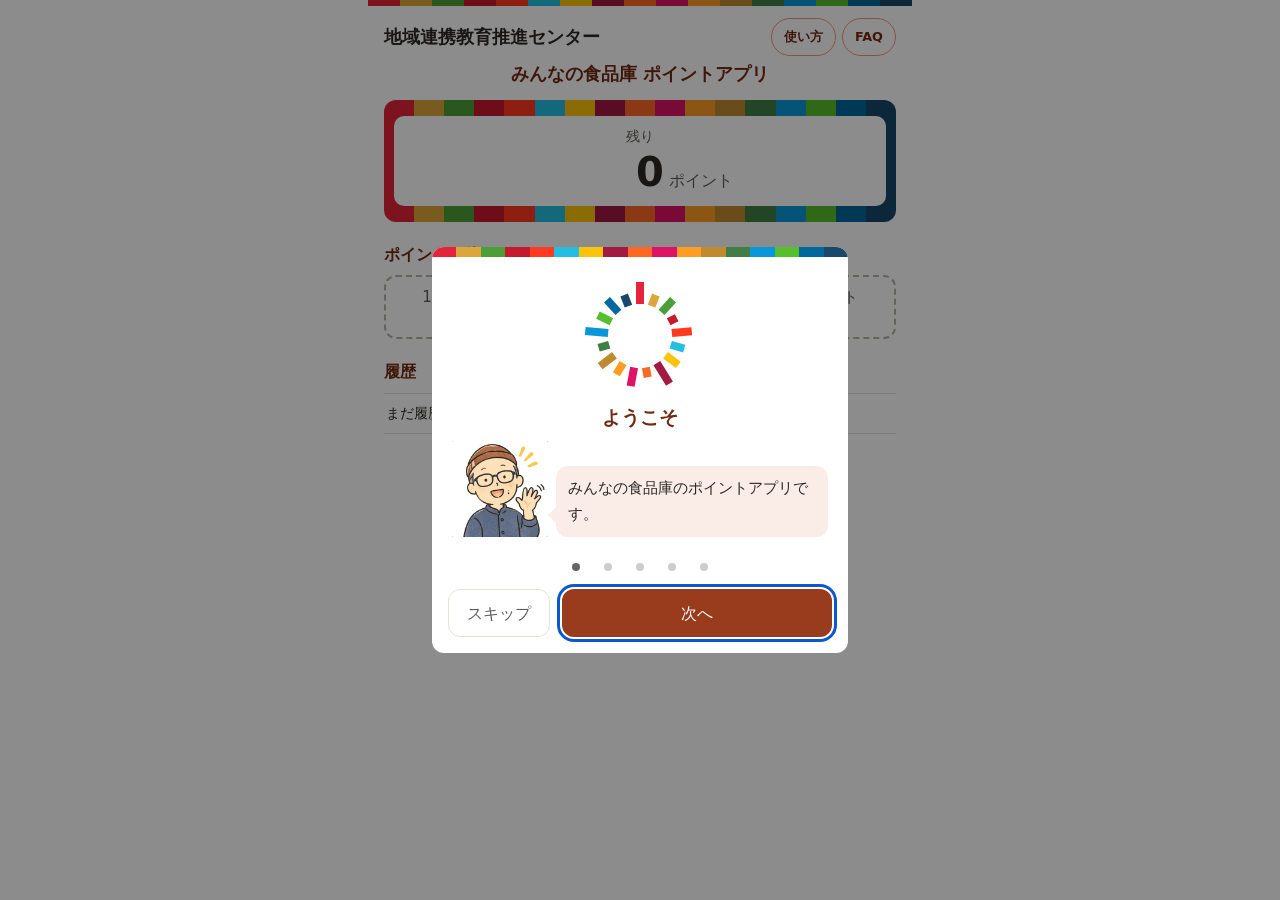
<file: index.html>
<!doctype html>
<html lang="ja">
<head>
  <meta charset="utf-8">
  <meta name="viewport" content="width=device-width, initial-scale=1">
  <title>みんなの食品庫 ポイントアプリ｜地域連携教育推進センター</title>
  <link rel="stylesheet" href="style.css">
</head>
<body>
  <!-- センター名を入れる（タスク21、ヒアリング⑦の 1-18-c） -->
  <!-- 一番上の段：左にセンター名、右に「使い方」と「FAQ」（下にあると見切れて気づきにくいため、生徒Kの希望） -->
  <div class="top-bar">
    <p class="org-name">地域連携教育推進センター</p>
    <nav class="top-links" aria-label="使い方とよくある質問">
      <button type="button" id="welcome-open" class="top-link">使い方</button>
      <a class="top-link" href="help.html">FAQ</a>
    </nav>
  </div>
  <h1>みんなの食品庫 ポイントアプリ</h1>

  <section class="balance-card" aria-labelledby="balance-heading">
    <div class="balance-inner">
      <h2 id="balance-heading">残り</h2>
      <p class="balance-line" aria-live="polite"><strong id="balance">0</strong> ポイント</p>
    </div>
  </section>

  <p id="message" role="status"></p>

  <section aria-labelledby="ranks-heading">
    <h2 id="ranks-heading">ポイントを使う</h2>
    <div id="ranks"></div>
  </section>

  <section aria-labelledby="history-heading">
    <h2 id="history-heading">履歴</h2>
    <ul id="history"></ul>
    <button type="button" id="history-toggle" hidden></button>
  </section>

  <footer class="credit">
    <p>制作：yass</p>
  </footer>

  <!-- 初めて開いたときだけ出す説明（ようこそ画面、タスク19）。左右のスワイプ、下の点、「次へ」で進む -->
  <div id="welcome" class="welcome" role="dialog" aria-modal="true" aria-labelledby="welcome-title" hidden>
    <div class="welcome-panel">
      <div class="welcome-stripe"></div>
      <div class="welcome-slides" id="welcome-slides">
        <section class="welcome-slide" aria-label="1枚目（5枚中）">
          <div class="welcome-art" aria-hidden="true">
            <!-- 17色の長方形を、まん中から外へ、長さをばらばらにして並べる（生徒Kの案。SDGs の公式マークとは違う形、D-41） -->
            <svg class="welcome-burst" viewBox="-60 -60 120 120" width="120" height="120">
              <rect x="-4" y="-54" width="8" height="22" fill="#E5243B" transform="rotate(0.00)"/>
              <rect x="-4" y="-44" width="8" height="12" fill="#DDA63A" transform="rotate(21.18)"/>
              <rect x="-4" y="-49" width="8" height="17" fill="#4C9F38" transform="rotate(42.35)"/>
              <rect x="-4" y="-41" width="8" height="9" fill="#C5192D" transform="rotate(63.53)"/>
              <rect x="-4" y="-52" width="8" height="20" fill="#FF3A21" transform="rotate(84.71)"/>
              <rect x="-4" y="-46" width="8" height="14" fill="#26BDE2" transform="rotate(105.88)"/>
              <rect x="-4" y="-48" width="8" height="16" fill="#FCC30B" transform="rotate(127.06)"/>
              <rect x="-4" y="-56" width="8" height="24" fill="#A21942" transform="rotate(148.24)"/>
              <rect x="-4" y="-42" width="8" height="10" fill="#FD6925" transform="rotate(169.41)"/>
              <rect x="-4" y="-51" width="8" height="19" fill="#DD1367" transform="rotate(190.59)"/>
              <rect x="-4" y="-45" width="8" height="13" fill="#FD9D24" transform="rotate(211.76)"/>
              <rect x="-4" y="-50" width="8" height="18" fill="#BF8B2E" transform="rotate(232.94)"/>
              <rect x="-4" y="-43" width="8" height="11" fill="#3F7E44" transform="rotate(254.12)"/>
              <rect x="-4" y="-55" width="8" height="23" fill="#0A97D9" transform="rotate(275.29)"/>
              <rect x="-4" y="-47" width="8" height="15" fill="#56C02B" transform="rotate(296.47)"/>
              <rect x="-4" y="-49" width="8" height="17" fill="#00689D" transform="rotate(317.65)"/>
              <rect x="-4" y="-44" width="8" height="12" fill="#19486A" transform="rotate(338.82)"/>
            </svg>
          </div>
          <h2 id="welcome-title">ようこそ</h2>
          <!-- 担当者Sの絵が、吹き出しで話しかける（タスク23、生徒Kが選んだ案C。絵は本人の了承の範囲で使う、D-40） -->
          <div class="welcome-talk">
            <img src="images/s-wave.png" alt="" class="welcome-chara" width="96" height="96">
            <p class="welcome-bubble">みんなの食品庫のポイントアプリです。</p>
          </div>
        </section>
        <!-- 2〜5枚目：使い方の4つの手順（FAQのページにあった「使い方」を、こちらに移した。生徒Kの希望） -->
        <section class="welcome-slide" aria-label="2枚目（5枚中）">
          <div class="welcome-art" aria-hidden="true">
            <svg viewBox="0 0 64 64" width="88" height="88">
              <rect x="6" y="6" width="18" height="18" rx="2" fill="none" stroke="#712B13" stroke-width="4"/>
              <rect x="40" y="6" width="18" height="18" rx="2" fill="none" stroke="#712B13" stroke-width="4"/>
              <rect x="6" y="40" width="18" height="18" rx="2" fill="none" stroke="#712B13" stroke-width="4"/>
              <rect x="12" y="12" width="6" height="6" fill="#712B13"/>
              <rect x="46" y="12" width="6" height="6" fill="#712B13"/>
              <rect x="12" y="46" width="6" height="6" fill="#712B13"/>
              <rect x="34" y="34" width="8" height="8" fill="#26BDE2"/>
              <rect x="46" y="38" width="8" height="8" fill="#4C9F38"/>
              <rect x="38" y="50" width="8" height="8" fill="#FCC30B"/>
              <rect x="50" y="50" width="8" height="8" fill="#E5243B"/>
            </svg>
          </div>
          <h2><span class="welcome-step">1</span>ポイントをもらう</h2>
          <p>食品庫に貼ってあるQRコードをカメラで読み込むと、<br>ポイントが加算されます。</p>
          <!-- 「いつも同じブラウザで」の文は外した（初回0になり困ることが減ったため。説明は FAQ「ポイントが消えることは？」にある。生徒K、2026-11-26） -->
        </section>
        <section class="welcome-slide" aria-label="3枚目（5枚中）">
          <div class="welcome-art" aria-hidden="true"><span class="welcome-sample-tag">100</span></div>
          <h2><span class="welcome-step">2</span>食品を選ぶ</h2>
          <p>食品庫の棚から、ほしい食品を選びます。棚には、交換に必要な点数が書いてあります。</p>
        </section>
        <section class="welcome-slide" aria-label="4枚目（5枚中）">
          <div class="welcome-art" aria-hidden="true"><span class="welcome-sample-button">100ポイント</span></div>
          <h2><span class="welcome-step">3</span>ポイントを使う</h2>
          <p>棚に書いてある点数と同じボタンを押します。「○ポイント使いました」と出たら、交換できています。</p>
        </section>
        <section class="welcome-slide" aria-label="5枚目（5枚中）">
          <div class="welcome-art" aria-hidden="true">
            <svg viewBox="0 0 64 64" width="88" height="88">
              <rect x="8" y="18" width="48" height="34" rx="6" fill="none" stroke="#712B13" stroke-width="4"/>
              <rect x="22" y="10" width="20" height="10" rx="3" fill="#712B13"/>
              <circle cx="32" cy="35" r="10" fill="none" stroke="#712B13" stroke-width="4"/>
              <circle cx="48" cy="26" r="3" fill="#FD6925"/>
            </svg>
          </div>
          <h2><span class="welcome-step">4</span>受け取りを記録する</h2>
          <p>受け取る食品と学生証を、パントリーにある iPad で撮影して記録します。</p>
        </section>
      </div>
      <div class="welcome-dots" id="welcome-dots">
        <button type="button" class="welcome-dot" aria-label="1枚目を見る"></button>
        <button type="button" class="welcome-dot" aria-label="2枚目を見る"></button>
        <button type="button" class="welcome-dot" aria-label="3枚目を見る"></button>
        <button type="button" class="welcome-dot" aria-label="4枚目を見る"></button>
        <button type="button" class="welcome-dot" aria-label="5枚目を見る"></button>
      </div>
      <div class="welcome-bar">
        <button type="button" id="welcome-skip" class="welcome-skip">スキップ</button>
        <button type="button" id="welcome-next" class="welcome-next">次へ</button>
      </div>
    </div>
  </div>

  <script src="rules.js"></script>
  <script src="app.js"></script>
</body>
</html>
</file>
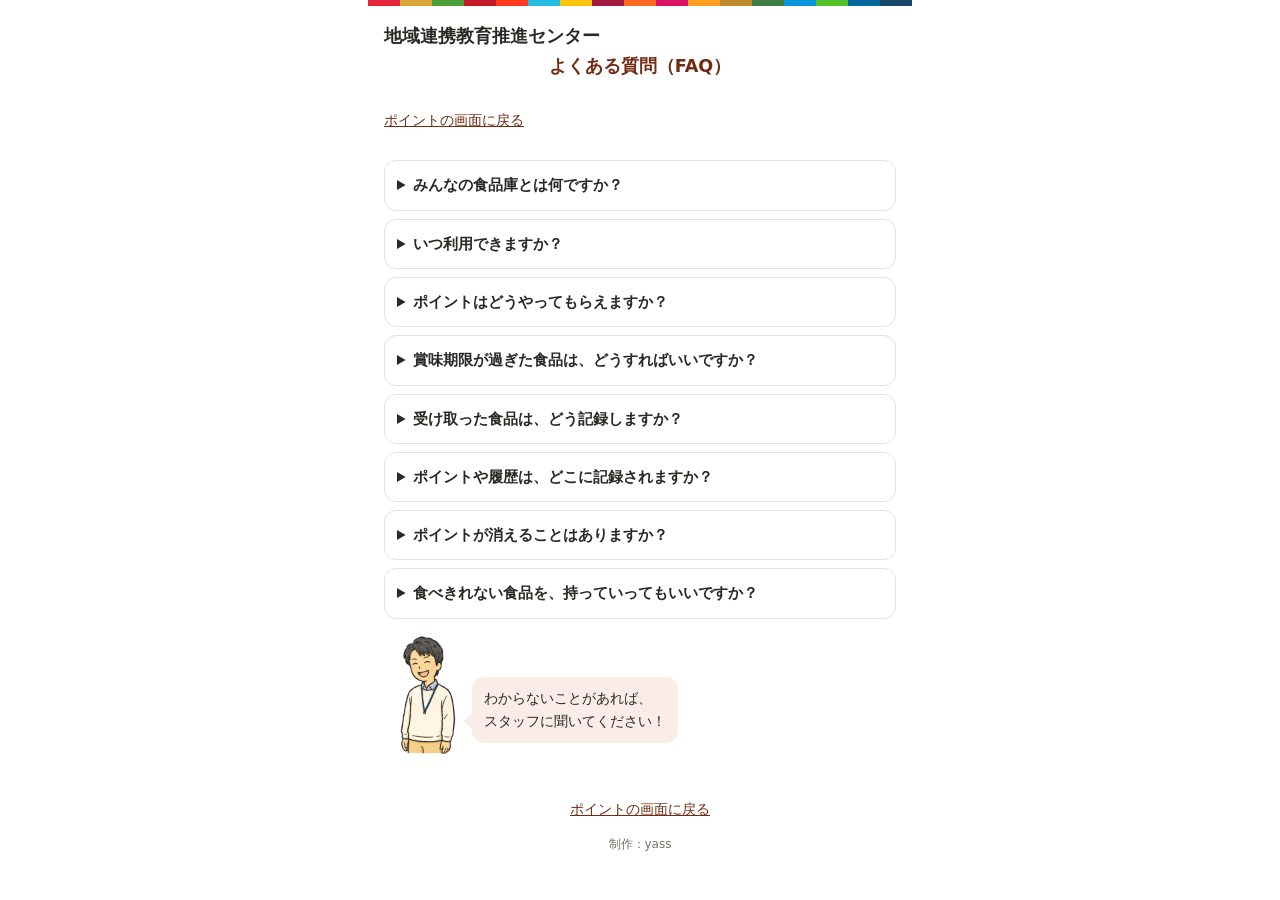
<file: help.html>
<!doctype html>
<html lang="ja">
<head>
  <meta charset="utf-8">
  <meta name="viewport" content="width=device-width, initial-scale=1">
  <title>よくある質問（FAQ）｜地域連携教育推進センター</title>
  <link rel="stylesheet" href="style.css">
  <!-- よくある質問のページ（タスク22、ヒアリング⑦の 1-18-c）。使い方の4つの手順は、ようこそ画面（index.html の「使い方」）に移した。
       答えの中身は Claude の下書き。担当者Sに確認してもらってから公開する。
       JavaScript は使わない（質問は押すと開く details 要素）。 -->
</head>
<body>
  <p class="org-name">地域連携教育推進センター</p>
  <h1>よくある質問（FAQ）</h1>

  <p><a class="back-link" href="index.html">ポイントの画面に戻る</a></p>

  <section aria-labelledby="faq-heading">
    <h2 id="faq-heading" class="sr-only">質問の一覧</h2>

    <!-- ヒアリング⑧（2026-11-26）で担当者Sが見て直した：名前は「みんなの食品庫」、「アプリを入れる必要は？」はいらない。
         営業時間はセンターのポスター（OPEN：月〜金 10:00〜16:00）と生徒Kから。 -->
    <details class="faq">
      <summary>みんなの食品庫とは何ですか？</summary>
      <p>食品ロスを減らす取り組みから始まった、食品の受け取り場所（フードパントリー）です。家庭などで余った食品を、必要な人に届けます。ポイントを利用して食品を受け取ることができます。</p>
    </details>

    <details class="faq">
      <summary>いつ利用できますか？</summary>
      <p>月曜〜金曜の 10:00〜16:00 です（地域連携教育推進室）。出張やお昼休みなどで、スタッフがいないときは利用できません。</p>
    </details>

    <details class="faq">
      <summary>ポイントはどうやってもらえますか？</summary>
      <p>以下の活動をするとポイントがもらえます。</p>
      <ul>
        <li>来所（みんなの食品庫に来る）：500ポイント</li>
        <li>期限が過ぎた食品をもらう：25ポイント</li>
      </ul>
      <p>活動に参加してもらえるポイントもありますが、今の活動は、みんなの食品庫に来ることだけです。ほかの活動が始まったら、ここでお知らせします。</p>
    </details>

    <details class="faq">
      <summary>賞味期限が過ぎた食品は、どうすればいいですか？</summary>
      <p>賞味期限が過ぎた食品は、ポイントを使わずにもらえて、もらうと逆に25ポイントがたまります。棚に貼ってある「25ポイント」のQRコードを読んでください。</p>
    </details>

    <!-- FAQ の直し その2（ヒアリング⑧）：写真で記録すること、同じブラウザで開くこと（特定のアプリ名は出さない、生徒K）、食品を持ってきてほしい呼びかけ（センターのポスターの言葉から） -->
    <details class="faq">
      <summary>受け取った食品は、どう記録しますか？</summary>
      <p>受け取る食品と学生証を、パントリーにある iPad で撮影して記録します。このアプリには、名前や学籍番号は記録しません。</p>
    </details>

    <details class="faq">
      <summary>ポイントや履歴は、どこに記録されますか？</summary>
      <p>このスマホのブラウザの中だけに記録されます。名前や学籍番号は記録しません。外部には何も送りません。</p>
    </details>

    <details class="faq">
      <summary>ポイントが消えることはありますか？</summary>
      <p>ポイントに期限はありません。ただし、ポイントは開いたブラウザごとに記録されます。ブラウザのデータを消したとき、いつもと違うブラウザで開いたとき、スマホを変えたときは、ポイントと履歴が引き継がれません。</p>
    </details>

    <details class="faq">
      <summary>食べきれない食品を、持っていってもいいですか？</summary>
      <p>つい買いすぎて期限が近い、頂き物で家では食べない、たくさん収穫できて食べきれない。そんな食品があったら、みんなの食品庫に持ってきてください。必要とする人に届けます。</p>
      <p>寄付には決まりがあります。詳しくは、地域連携教育推進室で聞いてください。</p>
    </details>

    <!-- 担当者Yの絵が、吹き出しで声かけをすすめる（タスク23、生徒Kが選んだ案B。絵は本人の了承の範囲で使う、D-40）。吹き出しの文は【仮】 -->
    <div class="welcome-talk chara-talk">
      <img src="images/y-smile.png" alt="" class="chara-y" width="80" height="120">
      <p class="welcome-bubble">わからないことがあれば、<br>スタッフに聞いてください！</p>
    </div>
  </section>

  <footer class="credit">
    <p><a class="back-link" href="index.html">ポイントの画面に戻る</a></p>
    <p>制作：yass</p>
  </footer>
</body>
</html>
</file>
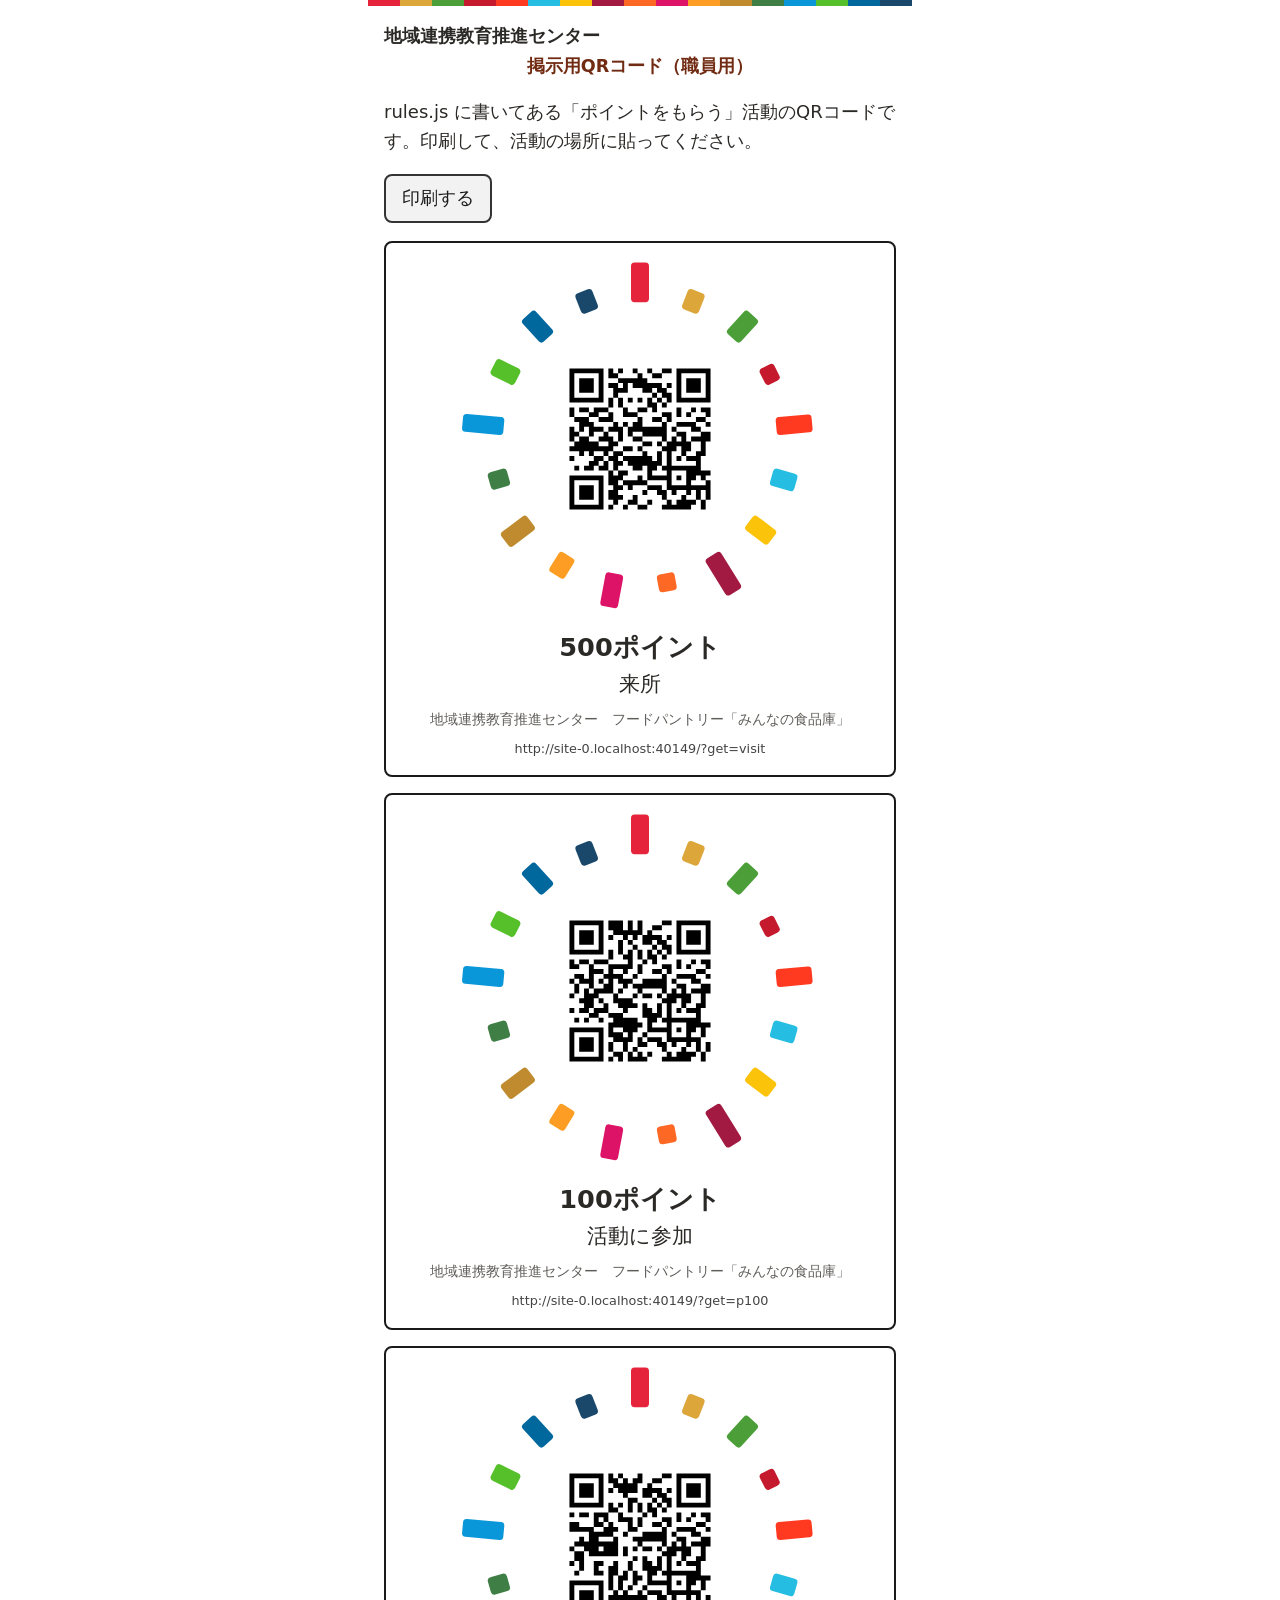
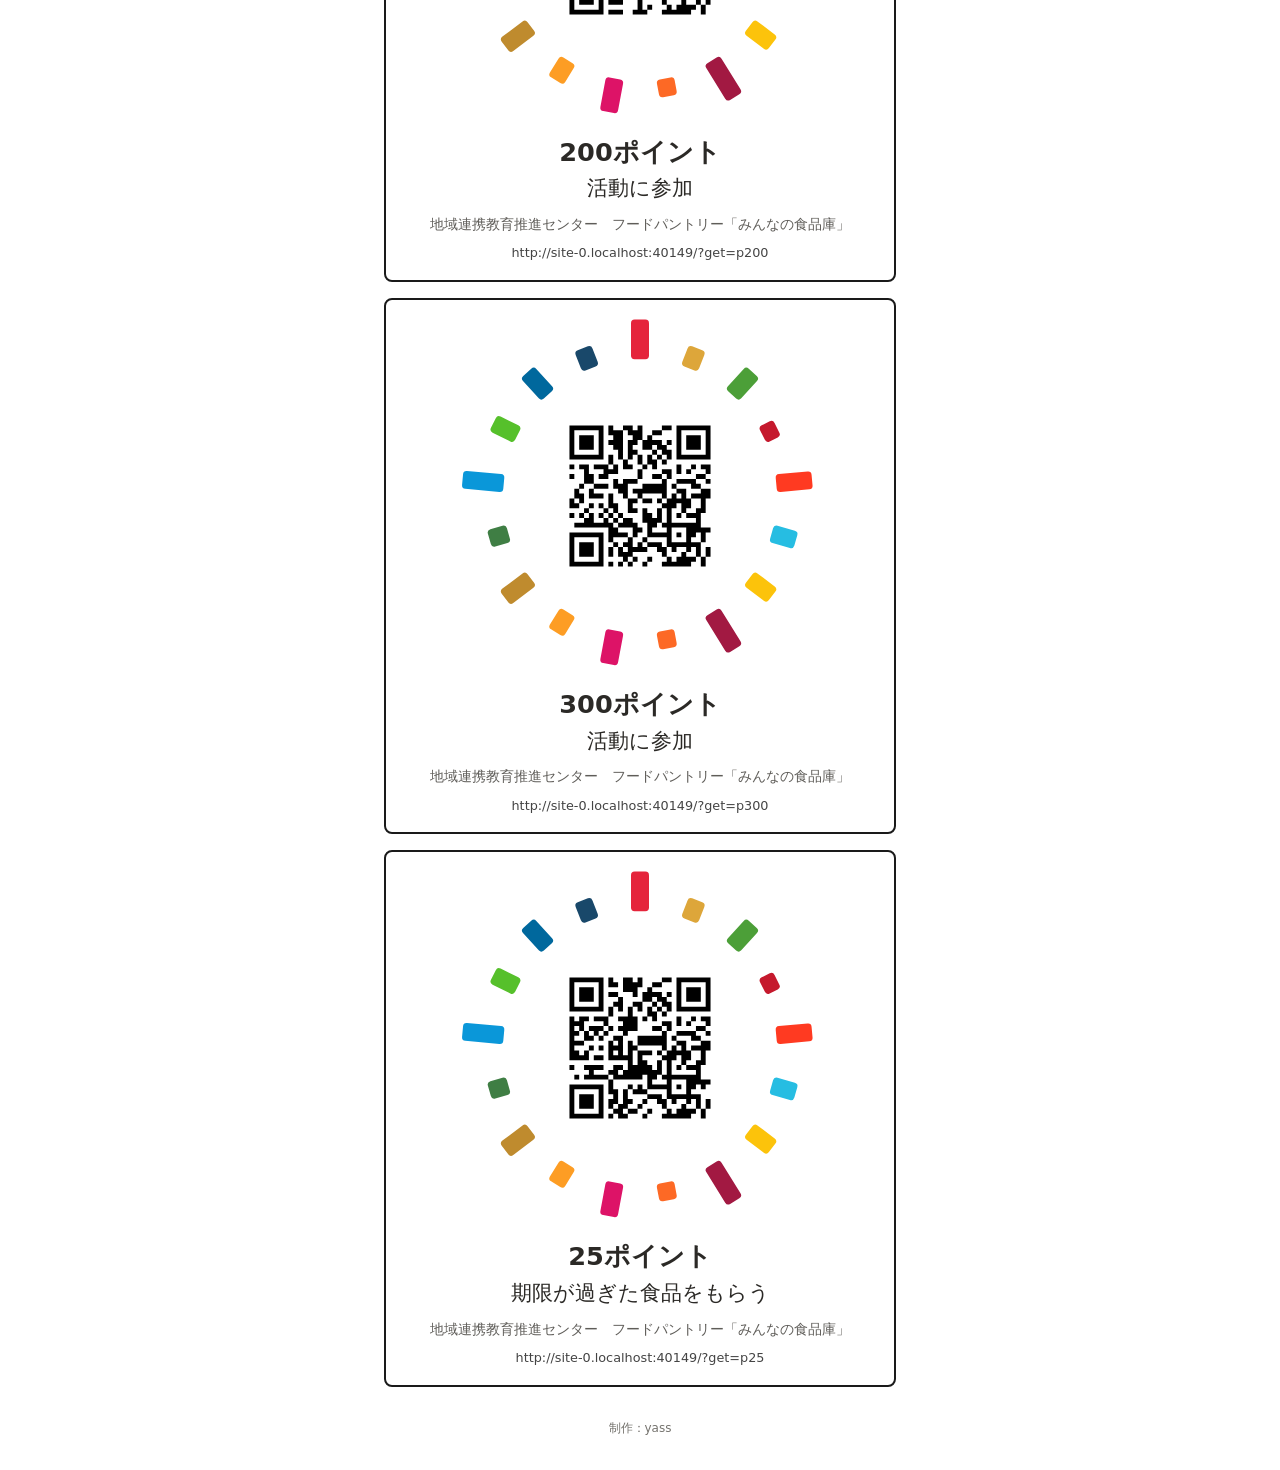
<file: qr.html>
<!doctype html>
<html lang="ja">
<head>
  <meta charset="utf-8">
  <meta name="viewport" content="width=device-width, initial-scale=1">
  <title>掲示用QRコード（職員用）｜地域連携教育推進センター</title>
  <link rel="stylesheet" href="style.css">
  <style>
    /* 掲示用QRコードのページだけで使う見た目（タスク12） */
    .qr-card {
      margin: 16px 0;
      padding: 16px;
      border: 2px solid #1a1a1a;
      border-radius: 8px;
      text-align: center;
    }
    /* QRのまわりの17色の光（案B）。光の枠の中央の半分の大きさにQRを置く */
    .qr-ring {
      position: relative;
      width: 100%;
      max-width: 360px;
      aspect-ratio: 1 / 1;
      margin: 0 auto;
    }
    .qr-ring .qr-burst {
      position: absolute;
      inset: 0;
      width: 100%;
      height: 100%;
    }
    .qr-ring .qr-image {
      position: absolute;
      left: 25%;
      top: 25%;
      width: 50%;
      height: 50%;
    }
    .qr-card .qr-image svg {
      display: block;
      width: 100%;
      height: auto;
    }
    .qr-card .qr-name { font-size: 1.6rem; font-weight: bold; margin: 8px 0 0; }
    .qr-card .qr-points { font-size: 1.3rem; margin: 0; }
    .qr-card .qr-org { margin: 8px 0 0; font-size: 0.85rem; color: #5f5d59; }
    .qr-card .qr-url { font-size: 0.8rem; color: #444444; word-break: break-all; margin: 8px 0 0; }
    #print-button {
      min-height: 48px;
      padding: 8px 16px;
      font: inherit;
      color: #1a1a1a;
      background: #f2f2f2;
      border: 2px solid #333333;
      border-radius: 8px;
    }
    #print-button:focus-visible { outline: 3px solid #0050b3; outline-offset: 2px; }

    /* 印刷するときは、説明とボタンを消して、A4 1枚に4つ（縦2×横2、1つはA6＝はがきくらい）並べる。
       棚が大きくないので、A4 の1/4 の大きさにした（生徒K、2026-11-26）。
       4つの間の点線は、はさみで切るときの線。 */
    /* 紙のふちを0にすると、ブラウザが付ける日時・アドレス・ページ番号（ヘッダーとフッター）が出なくなる。 */
    @page { size: A4 portrait; margin: 0; }
    @media print {
      .no-print { display: none; }
      body { max-width: none; margin: 0; padding: 0; }
      #qr-list {
        display: grid;
        grid-template-columns: 10.5cm 10.5cm;
        grid-auto-rows: 14.8cm;
      }
      .qr-card {
        box-sizing: border-box;
        margin: 0;
        padding: 0.8cm 0.6cm;
        border: 1px dashed #b4b2a9;
        border-radius: 0;
        display: flex;
        flex-direction: column;
        align-items: center;
        justify-content: center;
        break-inside: avoid;
        page-break-inside: avoid;
      }
      .qr-ring { width: 9cm; max-width: 9cm; }   /* QRは約4.5cm角になる */
      .qr-ring .qr-burst { print-color-adjust: exact; -webkit-print-color-adjust: exact; }
      .qr-card .qr-name { font-size: 1.6rem; margin-top: 0.2cm; }
      .qr-card .qr-points { font-size: 1.1rem; }
      .qr-card .qr-org { font-size: 0.7rem; }
      /* QRの中身のアドレスは、画面で確かめるためのもの。紙には出さない（BUGS.md の B2） */
      .qr-card .qr-url { display: none; }
    }
  </style>
</head>
<body>
  <div class="no-print">
    <p class="org-name">地域連携教育推進センター</p>
    <h1>掲示用QRコード（職員用）</h1>
    <p>rules.js に書いてある「ポイントをもらう」活動のQRコードです。印刷して、活動の場所に貼ってください。</p>
    <p><button type="button" id="print-button">印刷する</button></p>
  </div>

  <div id="qr-list"></div>

  <footer class="credit no-print">制作：yass</footer>

  <script src="rules.js"></script>
  <script src="vendor/qrcode.js"></script>
  <script src="qr.js"></script>
</body>
</html>
</file>
<file: style.css>
/* 見た目の指定
   タスク6：スマホで使いやすくする（文字の大きさ、ボタンの高さ48px以上、2列）。
   タスク13：見た目をそろえる（オレンジの案、2026-11-24 に生徒Kが選んだ。DECISIONS.md D-34）。
   参考にしたのは、PayPay などの「残高を一番上に大きく出す」形だけ。色・ロゴ・名前はまねしない。
   タスク17（その1）：書体は増やさず、太さと色で「機械っぽさ」を減らす（2026-11-25、生徒Kが選んだ）。
   PayPay App Style Guide の考え方（文字色を段階に分ける、単位を小さくする、失敗は赤系）を参考にした。色の値はまねしない。 */

/* ここで色・余白・角の丸みを1か所にまとめる。色を変えるときは、ここだけを直す。 */
:root {
  --accent: #993C1D;        /* アクセント（濃いオレンジ）。白い文字が読める濃さ */
  --accent-dark: #712B13;   /* 見出しの文字、カードの中の帯 */
  --accent-light: #FAECE7;  /* お知らせの背景 */
  --accent-line: #F0997B;   /* お知らせの枠 */
  --text: #2b2926;          /* 本文（真っ黒にしない、少しやわらかい黒） */
  --text-sub: #5f5d59;      /* 補足の文字（単位の「ポイント」など） */
  --text-faint: #75736e;    /* 日時など、一番弱い文字（白の上で読める濃さは残す） */
  --error: #A32D2D;         /* 失敗のお知らせの文字（「足りません」など） */
  --error-light: #FCEBEB;   /* 失敗のお知らせの背景 */
  --error-line: #F09595;    /* 失敗のお知らせの枠 */
  --success: #27500A;       /* できたお知らせの文字（「もらいました」「使いました」） */
  --success-light: #EAF3DE; /* できたお知らせの背景 */
  --success-line: #97C459;  /* できたお知らせの枠 */
  /* SDGs の17色の帯（タスク18、D-41）。色の雰囲気だけを取り入れ、SDGs のロゴやアイコンは使わない */
  --sdgs-stripe: linear-gradient(90deg,
    #E5243B 0 5.88%, #DDA63A 5.88% 11.76%, #4C9F38 11.76% 17.65%, #C5192D 17.65% 23.53%,
    #FF3A21 23.53% 29.41%, #26BDE2 29.41% 35.29%, #FCC30B 35.29% 41.18%, #A21942 41.18% 47.06%,
    #FD6925 47.06% 52.94%, #DD1367 52.94% 58.82%, #FD9D24 58.82% 64.71%, #BF8B2E 64.71% 70.59%,
    #3F7E44 70.59% 76.47%, #0A97D9 76.47% 82.35%, #56C02B 82.35% 88.24%, #00689D 88.24% 94.12%,
    #19486A 94.12% 100%);
  --line: #e4e2da;          /* 区切り線 */
  --focus: #0b57d0;         /* キーボードで選んでいる場所の枠（どの色の上でも見えるように青） */
  --space: 12px;            /* 基本の間隔 */
  --radius: 12px;           /* 角の丸み */
}

body {
  max-width: 32rem;          /* パソコンで横に広がりすぎないように */
  margin: 0 auto;
  padding: 0 16px 32px;      /* 左右に16pxの余白 */
  font-family: system-ui, "Hiragino Sans", "Yu Gothic UI", "Meiryo", sans-serif;
  font-size: 18px;
  line-height: 1.6;
  color: var(--text);
  background: #ffffff;
}

/* 文字の階層：アプリ名（h1）> 区切りの見出し（h2）> 本文 */
/* センター名（アプリ名の上に小さく。タスク21） */
.org-name {
  margin: 16px 0 0;
  font-size: 1.1rem;    /* 小さすぎて読みにくかったので大きくした（生徒Kの指摘、2026-11-25） */
  font-weight: bold;
  color: var(--text);   /* 薄いと見えにくかったので、本文と同じ濃さにした（生徒Kの指摘） */
}

.org-name + h1 {
  margin-top: 2px;
}

/* アプリ名（センター名のすぐ下の見出し）だけを、まん中にそろえる。センター名は左のまま（生徒Kの希望） */
.org-name + h1,
.top-bar + h1 {
  text-align: center;
}

/* 一番上の段：左にセンター名、右に「使い方」「FAQ」 */
.top-bar {
  display: flex;
  justify-content: space-between;
  align-items: center;
  gap: 8px;
  margin: 12px 0 0;
}

.top-bar .org-name {
  margin: 0;
  white-space: nowrap;   /* センター名の途中で折り返さない */
}

/* 画面が狭いスマホでは、「使い方」「FAQ」をセンター名の下の段に回す */
.top-bar {
  flex-wrap: wrap;
}

.top-bar + h1 {
  margin-top: 4px;
}

.top-links {
  display: flex;
  gap: 6px;
  flex-shrink: 0;
  margin-left: auto;     /* 下の段に回ったときも、右にそろえる */
}

.top-link {
  display: inline-flex;
  align-items: center;
  min-height: 36px;
  padding: 0 12px;
  font: inherit;
  font-size: 0.8rem;
  font-weight: bold;
  color: var(--accent-dark);
  text-decoration: none;
  background: #ffffff;
  border: 1px solid var(--accent-line);
  border-radius: 999px;
}

.top-link:focus-visible {
  outline: 3px solid var(--focus);
  outline-offset: 2px;
}

h1 {
  font-size: 1.1rem;
  color: var(--accent-dark);
  margin: 16px 0 var(--space);
}

h2 {
  font-size: 1rem;
  color: var(--accent-dark);
  margin: 20px 0 8px;
}

/* 残りポイントのカード（一番上に大きく） */
/* 画面の一番上に、SDGs の17色の細い帯を出す（タスク18）。飾りなので、読み上げには関係しない */
body::before {
  content: "";
  display: block;
  height: 6px;
  margin: 0 -16px;
  background: var(--sdgs-stripe);
}

/* 残りポイントのカード：まわりを SDGs の17色にし、文字のまわりだけを白く抜く（生徒Kが選んだ案2、タスク18） */
.balance-card {
  background: var(--sdgs-stripe);
  color: var(--text);
  border-radius: var(--radius);
  padding: 16px 10px;         /* 白い部分のまわりに見える色の幅。左右は狭くして、白を広くとる */
  text-align: center;  /* 残りポイントを真ん中に置き、数字が回るときに目立つようにする（生徒Kの希望） */
}

/* 文字のまわりの白い部分（左右いっぱいに広げる） */
.balance-inner {
  background: #ffffff;
  border-radius: 10px;
  padding: 10px 12px;
}

/* 印刷するとき（qr.html の掲示物）は、一番上の帯を出さない（1枚目だけに出てしまうため） */
@media print {
  body::before {
    display: none;
  }
}

.balance-card h2 {
  color: var(--text-sub);
  font-size: 0.85rem;
  font-weight: normal;
  margin: 0;
}

.balance-card .balance-line {
  margin: 0;
  font-size: 1rem;
  color: var(--text-sub);   /* 「ポイント」の文字。数字は下で濃くする */
}

.balance-card #balance {
  color: var(--text);
}

#balance {
  font-size: 2.5rem;
  line-height: 1.2;
  font-variant-numeric: tabular-nums;  /* 数字を同じ幅にして、回っている間に横にゆれないようにする（タスク16） */
  /* 数字の欄を4桁分の幅に固定し、右にそろえる。数字が回ったり桁が減ったりしても、右の「ポイント」の文字が動かない */
  display: inline-block;
  min-width: 4.2ch;
  text-align: right;
}

/* お知らせ（もらった・使った・足りない など）。お知らせがないときは枠ごと隠す */
#message {
  margin: var(--space) 0;
  padding: 10px 12px;
  background: var(--accent-light);
  color: var(--accent-dark);
  border: 1px solid var(--accent-line);
  border-radius: var(--radius);
  font-weight: bold;
  white-space: pre-line;  /* お知らせの中の改行（\n）を、そのまま改行として出す */
}

#message:empty {
  display: none;
}

/* 失敗のお知らせ（「足りません」「使えません」など）は赤系にして、成功と見分けられるようにする（タスク17） */
/* できたお知らせ（「もらいました」「使いました」）は緑にして、失敗（赤）とはっきり見分けられるようにする（生徒Kの希望） */
#message.is-success {
  background: var(--success-light);
  color: var(--success);
  border-color: var(--success-line);
}

#message.is-error {
  background: var(--error-light);
  color: var(--error);
  border-color: var(--error-line);
}

/* 交換ボタンは2列に並べ、指で押しやすい高さにする */
#ranks {
  display: grid;
  grid-template-columns: 1fr 1fr;
  gap: var(--space);
}

#ranks button {
  min-height: 48px;
  padding: 8px;
  font: inherit;
  font-size: 1rem;
  font-weight: bold;
  color: var(--accent-dark);
  background: #ffffff;
  border: 2px solid var(--accent);
  border-radius: var(--radius);
}

#ranks button {
  display: flex;
  flex-direction: column;
  align-items: center;
  justify-content: center;
}

#ranks button:active {
  background: var(--accent-light);
}

/* ボタンが 100・200・300 の3つになったので、同じ大きさで横に3つ並べる（タスク20）。
   1つだけ大きいと、目立つボタンを押し間違えやすくなるため（生徒Kの指摘） */
#ranks {
  grid-template-columns: repeat(3, 1fr);
  gap: 8px;
}

#ranks button {
  padding: 8px 4px;
  font-size: 0.95rem;
}

/* 足りないボタン（タスク14）。色だけに頼らず、点線の枠と「あと○」の文字でもわかるようにする */
#ranks button[aria-disabled="true"] {
  color: var(--text-sub);
  border: 2px dashed #b4b2a9;
  font-weight: normal;
}

#ranks button[aria-disabled="true"]:active {
  background: #ffffff;
}

#ranks .rank-note {
  font-size: 0.75rem;
}

#ranks .rank-note:empty {
  display: none;
}

/* キーボードで選んでいるボタンがわかるように */
#ranks button:focus-visible {
  outline: 3px solid var(--focus);
  outline-offset: 2px;
}

/* 履歴は、線で区切った一覧にする */
#history {
  list-style: none;
  margin: 0;
  padding: 0;
  border-top: 1px solid var(--line);
}

/* 履歴の1行：日時・内容・点数（タスク15）。点数は右端にそろえる */
#history li {
  display: flex;
  align-items: baseline;
  gap: 10px;
  padding: 8px 2px;
  border-bottom: 1px solid var(--line);
  font-size: 0.9rem;
  /* 履歴は中くらいの太さ（Medium）にして、細くて機械っぽい印象を減らす（タスク17）。
     Windows では、Medium の太さがある「游ゴシック」を先に使う。iPhone はヒラギノ、Android は標準の文字のまま。 */
  font-family: "Hiragino Sans", "Hiragino Kaku Gothic ProN", "Yu Gothic Medium", "Yu Gothic", YuGothic, system-ui, sans-serif;
  font-weight: 500;
}

#history .history-time {
  color: var(--text-faint);
  font-size: 0.8rem;
  font-weight: normal;
  white-space: nowrap;
}

#history .history-label {
  flex: 1;
}

#history .history-amount {
  white-space: nowrap;
}

/* 履歴の単位「ポイント」は小さく、薄くして、数字を目立たせる（タスク17） */
#history .history-unit {
  margin-left: 2px;
  font-size: 0.75rem;
  font-weight: normal;
  color: var(--text-sub);
}

/* もらった点数はオレンジの太字（「+」の記号も付いている） */
#history .history-amount.plus {
  color: var(--accent);
  font-weight: bold;
}

/* 制作者の名前（画面の一番下に小さく） */
.credit {
  margin-top: 32px;
  text-align: center;
  font-size: 0.75rem;
  color: var(--text-faint);
}

/* 「すべての履歴を見る」ボタン。指で押しやすい高さにする */
#history-toggle {
  display: block;
  width: 100%;
  min-height: 48px;
  margin-top: var(--space);
  font: inherit;
  font-size: 0.9rem;
  color: var(--accent-dark);
  background: #ffffff;
  border: 1px solid var(--accent-line);
  border-radius: var(--radius);
}

#history-toggle[hidden] {
  display: none;
}

#history-toggle:focus-visible {
  outline: 3px solid var(--focus);
  outline-offset: 2px;
}

/* ---- 画面の下の「使い方をもう一度見る」（タスク19） ---- */
.credit p {
  margin: 4px 0;
}

.link-button {
  min-height: 44px;
  padding: 4px 8px;
  font: inherit;
  font-size: 0.85rem;
  color: var(--accent-dark);
  background: none;
  border: none;
  text-decoration: underline;
}

.link-button:focus-visible {
  outline: 3px solid var(--focus);
  outline-offset: 2px;
}

/* ---- ようこそ画面（タスク19） ---- */
/* 開いている間は、うしろの画面をスクロールさせない */
body.welcome-open {
  overflow: hidden;
}

.welcome {
  position: fixed;
  inset: 0;
  z-index: 10;
  display: flex;
  align-items: center;
  justify-content: center;
  padding: 16px;
  background: rgba(0, 0, 0, 0.45);
}

.welcome[hidden] {
  display: none;
}

.welcome-panel {
  width: 100%;
  max-width: 26rem;
  overflow: hidden;
  background: #ffffff;
  border-radius: var(--radius);
}

.welcome-stripe {
  height: 10px;
  background: var(--sdgs-stripe);
}

/* 横に並べた3枚を、1枚ずつ止まるようにスクロールさせる（スワイプで進める） */
.welcome-slides {
  display: flex;
  overflow-x: auto;
  scroll-snap-type: x mandatory;
  scrollbar-width: none;        /* スクロールの棒は出さない（点で位置を見せる） */
}

.welcome-slides::-webkit-scrollbar {
  display: none;
}

.welcome-slide {
  flex: 0 0 100%;
  box-sizing: border-box;
  scroll-snap-align: start;
  padding: 24px 20px 8px;
  text-align: center;
}

.welcome-slide h2 {
  margin: 12px 0 8px;
  font-size: 1.2rem;
  color: var(--accent-dark);
}

.welcome-slide p {
  margin: 0;
  font-size: 0.95rem;
  line-height: 1.7;
}

/* 1枚ずつの上の絵（あとでキャラクターに置きかえられる場所） */
.welcome-art {
  display: flex;
  align-items: center;
  justify-content: center;
  height: 110px;
}

/* 1枚目：17色の長方形を、まん中から外へ長さをばらばらにして並べた絵（index.html の SVG） */
.welcome-burst {
  display: block;
  margin: 0 auto;
}

/* 3枚目：交換のボタンの見本 */
.welcome-sample-button {
  padding: 10px 22px;
  font-weight: bold;
  color: var(--accent-dark);
  border: 2px solid var(--accent);
  border-radius: var(--radius);
}

/* ページコントロール（下の点）。PayPay App Style Guide を参考に、今のページは濃く、ほかは薄く。
   点は小さいが、押せる範囲は 24px 以上にする */
.welcome-dots {
  display: flex;
  justify-content: center;
  gap: 4px;
  padding: 8px 0 0;
}

.welcome-dot {
  width: 28px;
  height: 28px;
  padding: 0;
  background: none;
  border: none;
}

.welcome-dot::before {
  content: "";
  display: block;
  width: 8px;
  height: 8px;
  margin: 0 auto;
  border-radius: 50%;
  background: rgba(0, 0, 0, 0.2);
}

.welcome-dot[aria-current="step"]::before {
  background: rgba(0, 0, 0, 0.6);
}

.welcome-bar {
  display: flex;
  justify-content: space-between;
  gap: var(--space);
  padding: 8px 16px 16px;
}

.welcome-bar button {
  min-height: 48px;
  padding: 8px 18px;
  font: inherit;
  font-size: 1rem;
  border-radius: var(--radius);
}

.welcome-skip {
  color: var(--text-sub);
  background: #ffffff;
  border: 1px solid var(--line);
}

.welcome-next {
  flex: 1;
  font-weight: bold;
  color: #ffffff;
  background: var(--accent);
  border: 2px solid var(--accent);
}

.welcome-dot:focus-visible,
.welcome-bar button:focus-visible {
  outline: 3px solid var(--focus);
  outline-offset: 2px;
}

/* ---- 使い方・よくある質問のページ（help.html、タスク22） ---- */
.back-link {
  display: inline-block;
  min-height: 44px;
  line-height: 44px;
  font-size: 0.9rem;
  color: var(--accent-dark);
}

.back-link:focus-visible {
  outline: 3px solid var(--focus);
  outline-offset: 2px;
}

/* よくある質問：押すと答えが開く */
.faq {
  border: 1px solid var(--line);
  border-radius: var(--radius);
  margin: 0 0 8px;
  padding: 0 12px;
}

.faq summary {
  min-height: 48px;
  padding: 12px 0;
  box-sizing: border-box;
  font-weight: bold;
  font-size: 0.95rem;
  cursor: pointer;
}

.faq summary:focus-visible {
  outline: 3px solid var(--focus);
  outline-offset: 2px;
}

.faq p,
.faq ul {
  margin: 0 0 12px;
  font-size: 0.9rem;
}

/* ようこそ画面の手順の番号（「使い方」の4つの手順。タスク22で FAQ のページから移した） */
.welcome-step {
  display: inline-block;
  width: 26px;
  height: 26px;
  margin-right: 8px;
  border-radius: 50%;
  background: var(--accent);
  color: #ffffff;
  font-size: 0.9rem;
  line-height: 26px;
  vertical-align: 2px;
}

/* 3枚目：食品に付いている点数の札の見本 */
.welcome-sample-tag {
  padding: 6px 16px;
  font-size: 1.4rem;
  font-weight: bold;
  color: #ffffff;
  background: var(--accent);
  border-radius: 6px;
}

.welcome-slide + .welcome-slide p {
  text-align: left;   /* 手順の説明は文が長くなったので、左にそろえて読みやすくする */
}

/* 画面には出さず、読み上げ機能にだけ伝える文字 */
.sr-only {
  position: absolute;
  width: 1px;
  height: 1px;
  margin: -1px;
  padding: 0;
  overflow: hidden;
  clip: rect(0 0 0 0);
  white-space: nowrap;
  border: 0;
}

/* ---- キャラクター（タスク23） ---- */
/* 使い方の1枚目：担当者Sの絵が、吹き出しで話しかける（生徒Kが選んだ案C）。絵は背景を透明に切り抜いてある */
.welcome-talk {
  display: flex;
  align-items: flex-end;
  gap: 8px;
  margin-top: 8px;
}

.welcome-chara {
  flex: 0 0 auto;
  width: 96px;
  height: 96px;
}

.welcome-bubble {
  position: relative;
  margin: 0 0 12px;
  padding: 10px 12px;
  background: var(--accent-light);
  border-radius: var(--radius);
  text-align: left;
  font-size: 0.9rem;
}

/* 吹き出しの、絵のほうへ向いた三角 */
.welcome-bubble::before {
  content: "";
  position: absolute;
  left: -8px;
  bottom: 14px;
  border: 8px solid transparent;
  border-right-color: var(--accent-light);
  border-left: 0;
}

/* FAQ のページの一番下：担当者Yの絵が、吹き出しで声かけをすすめる（生徒Kが選んだ案B）。
   吹き出しの形は、使い方の1枚目（.welcome-talk / .welcome-bubble）と同じものを使う */
.chara-talk {
  margin: 16px 0 8px;
}

.chara-y {
  flex: 0 0 auto;
  width: 80px;
  height: 120px;
}
</file>
